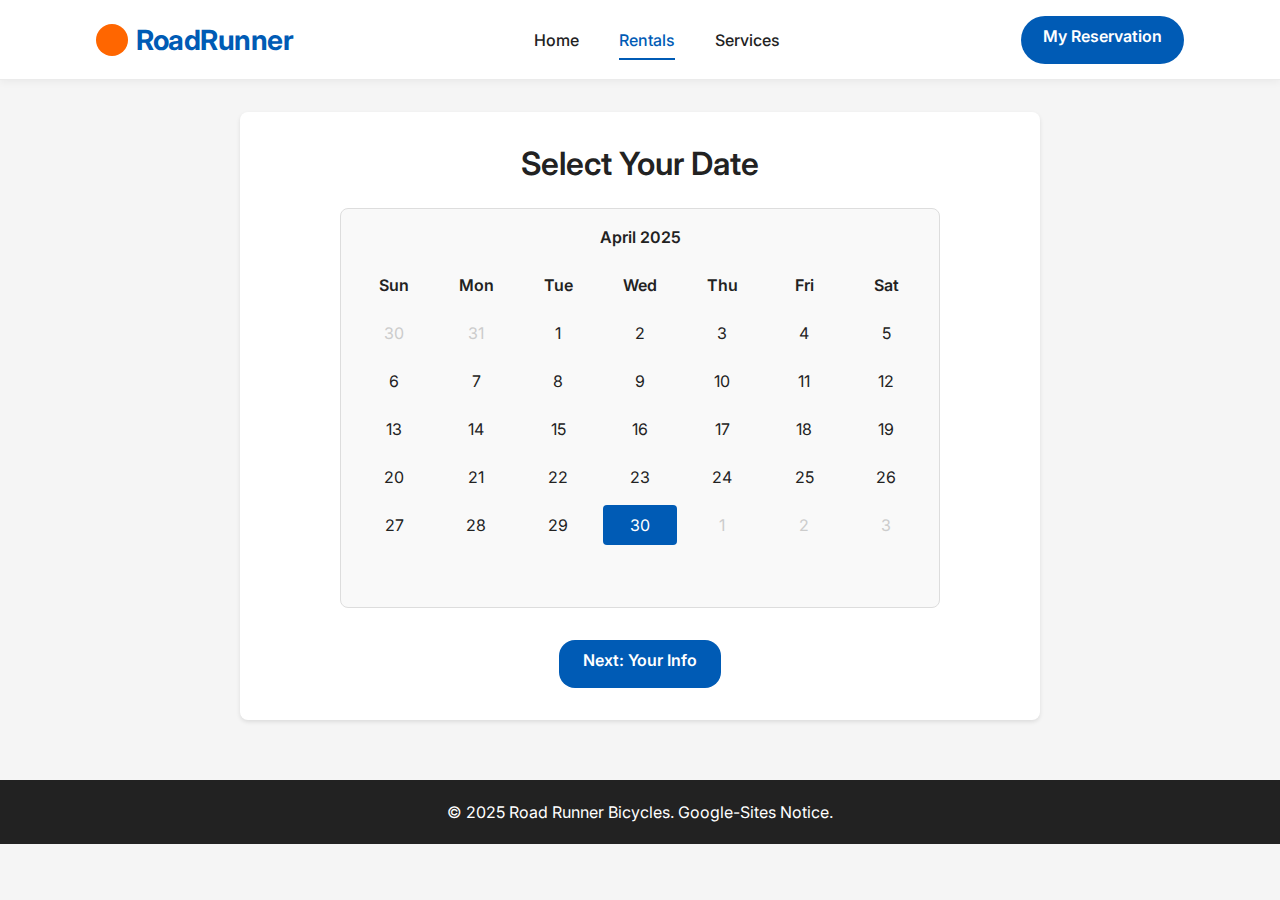
<file: booking-step1.html>
<!DOCTYPE html>
<html lang="en">
<head>
    <meta charset="UTF-8">
    <meta name="viewport" content="width=device-width, initial-scale=1.0">
    <title>Select Date - Road Runner Bicycles</title>
    <!-- Link Google Fonts (Inter) -->
    <link rel="preconnect" href="https://fonts.googleapis.com">
    <link rel="preconnect" href="https://fonts.gstatic.com" crossorigin>
    <link href="https://fonts.googleapis.com/css2?family=Inter:wght@400;600;700&display=swap" rel="stylesheet">
    <!-- Link CSS -->
    <link rel="stylesheet" href="style.css">
</head>
<body>
    <header class="site-header">
        <div class="container header-container">
            <div class="logo">
                <a href="index.html">RoadRunner</a> <!-- Placeholder -->
            </div>
            <nav class="main-nav">
                <ul>
                    <li><a href="index.html">Home</a></li>
                    <li><a href="rentals-list.html" class="active">Rentals</a></li>
                    <li><a href="services.html">Services</a></li>
                </ul>
            </nav>
            <a href="#my-reservation" class="button primary-button">My Reservation</a>
        </div>
    </header>

    <main>
        <div class="container">
            <div class="booking-container">
                <h2>Select Your Date</h2>
                
                <div class="calendar-widget">
                    <div class="calendar-month">April 2025</div>
                    
                    <div class="calendar-grid">
                        <!-- Day Headers -->
                        <div class="calendar-day-header">Sun</div>
                        <div class="calendar-day-header">Mon</div>
                        <div class="calendar-day-header">Tue</div>
                        <div class="calendar-day-header">Wed</div>
                        <div class="calendar-day-header">Thu</div>
                        <div class="calendar-day-header">Fri</div>
                        <div class="calendar-day-header">Sat</div>
                        
                        <!-- Week 1 -->
                        <div class="calendar-day disabled">30</div>
                        <div class="calendar-day disabled">31</div>
                        <div class="calendar-day">1</div>
                        <div class="calendar-day">2</div>
                        <div class="calendar-day">3</div>
                        <div class="calendar-day">4</div>
                        <div class="calendar-day">5</div>
                        
                        <!-- Week 2 -->
                        <div class="calendar-day">6</div>
                        <div class="calendar-day">7</div>
                        <div class="calendar-day">8</div>
                        <div class="calendar-day">9</div>
                        <div class="calendar-day">10</div>
                        <div class="calendar-day">11</div>
                        <div class="calendar-day">12</div>
                        
                        <!-- Week 3 -->
                        <div class="calendar-day">13</div>
                        <div class="calendar-day">14</div>
                        <div class="calendar-day">15</div>
                        <div class="calendar-day">16</div>
                        <div class="calendar-day">17</div>
                        <div class="calendar-day">18</div>
                        <div class="calendar-day">19</div>
                        
                        <!-- Week 4 -->
                        <div class="calendar-day">20</div>
                        <div class="calendar-day">21</div>
                        <div class="calendar-day">22</div>
                        <div class="calendar-day">23</div>
                        <div class="calendar-day">24</div>
                        <div class="calendar-day">25</div>
                        <div class="calendar-day">26</div>
                        
                        <!-- Week 5 -->
                        <div class="calendar-day">27</div>
                        <div class="calendar-day">28</div>
                        <div class="calendar-day">29</div>
                        <div class="calendar-day selected">30</div>
                        <div class="calendar-day disabled">1</div>
                        <div class="calendar-day disabled">2</div>
                        <div class="calendar-day disabled">3</div>
                    </div>
                </div>
                
                <div class="booking-action">
                    <a href="booking-step2.html" class="button primary-button" id="next-button">Next: Your Info</a>
                </div>
            </div>
        </div>
    </main>

    <footer class="site-footer-placeholder">
        <div class="container">
            <!-- Basic Footer Content Placeholder -->
            <p>&copy; 2025 Road Runner Bicycles. Google-Sites Notice.</p>
        </div>
    </footer>

    <!-- Include the JavaScript file -->
    <script src="script.js"></script>
</body>
</html>
</file>
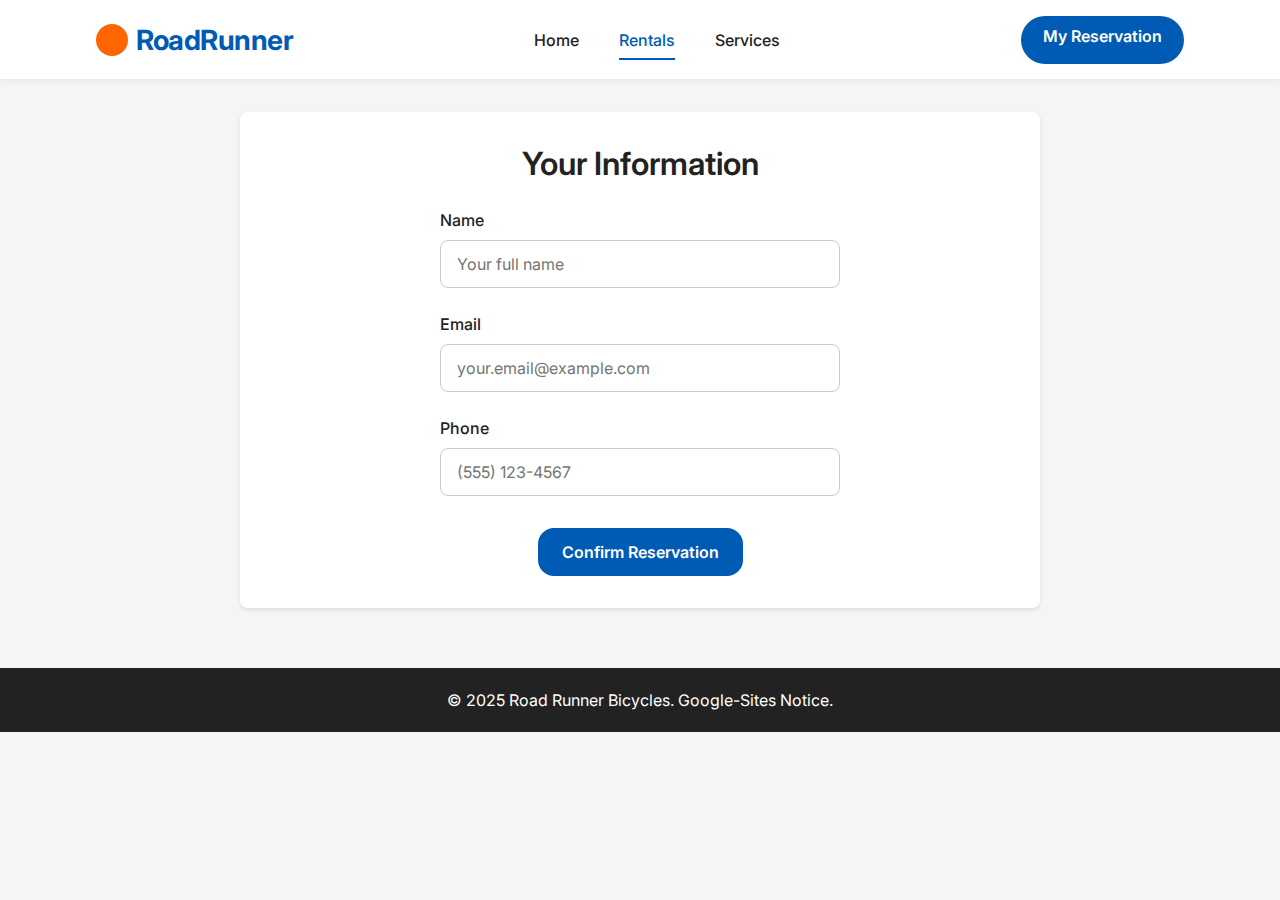
<file: booking-step2.html>
<!DOCTYPE html>
<html lang="en">
<head>
    <meta charset="UTF-8">
    <meta name="viewport" content="width=device-width, initial-scale=1.0">
    <title>Your Information - Road Runner Bicycles</title>
    <!-- Link Google Fonts (Inter) -->
    <link rel="preconnect" href="https://fonts.googleapis.com">
    <link rel="preconnect" href="https://fonts.gstatic.com" crossorigin>
    <link href="https://fonts.googleapis.com/css2?family=Inter:wght@400;600;700&display=swap" rel="stylesheet">
    <!-- Link CSS -->
    <link rel="stylesheet" href="style.css">
</head>
<body>
    <header class="site-header">
        <div class="container header-container">
            <div class="logo">
                <a href="index.html">RoadRunner</a> <!-- Placeholder -->
            </div>
            <nav class="main-nav">
                <ul>
                    <li><a href="index.html">Home</a></li>
                    <li><a href="rentals-list.html" class="active">Rentals</a></li>
                    <li><a href="services.html">Services</a></li>
                </ul>
            </nav>
            <a href="#my-reservation" class="button primary-button">My Reservation</a>
        </div>
    </header>

    <main>
        <div class="container">
            <div class="booking-container">
                <h2>Your Information</h2>
                
                <form class="booking-form" id="rider-info-form">
                    <div class="form-group">
                        <label for="name" class="form-label">Name</label>
                        <input type="text" id="name" name="name" class="form-input" placeholder="Your full name" required>
                    </div>
                    
                    <div class="form-group">
                        <label for="email" class="form-label">Email</label>
                        <input type="email" id="email" name="email" class="form-input" placeholder="your.email@example.com" required>
                    </div>
                    
                    <div class="form-group">
                        <label for="phone" class="form-label">Phone</label>
                        <input type="tel" id="phone" name="phone" class="form-input" placeholder="(555) 123-4567" required>
                    </div>
                    
                    <div class="booking-action">
                        <button type="submit" class="button primary-button">Confirm Reservation</button>
                    </div>
                </form>
            </div>
        </div>
    </main>

    <footer class="site-footer-placeholder">
        <div class="container">
            <!-- Basic Footer Content Placeholder -->
            <p>&copy; 2025 Road Runner Bicycles. Google-Sites Notice.</p>
        </div>
    </footer>

    <!-- Include the JavaScript file -->
    <script src="script.js"></script>
</body>
</html>
</file>
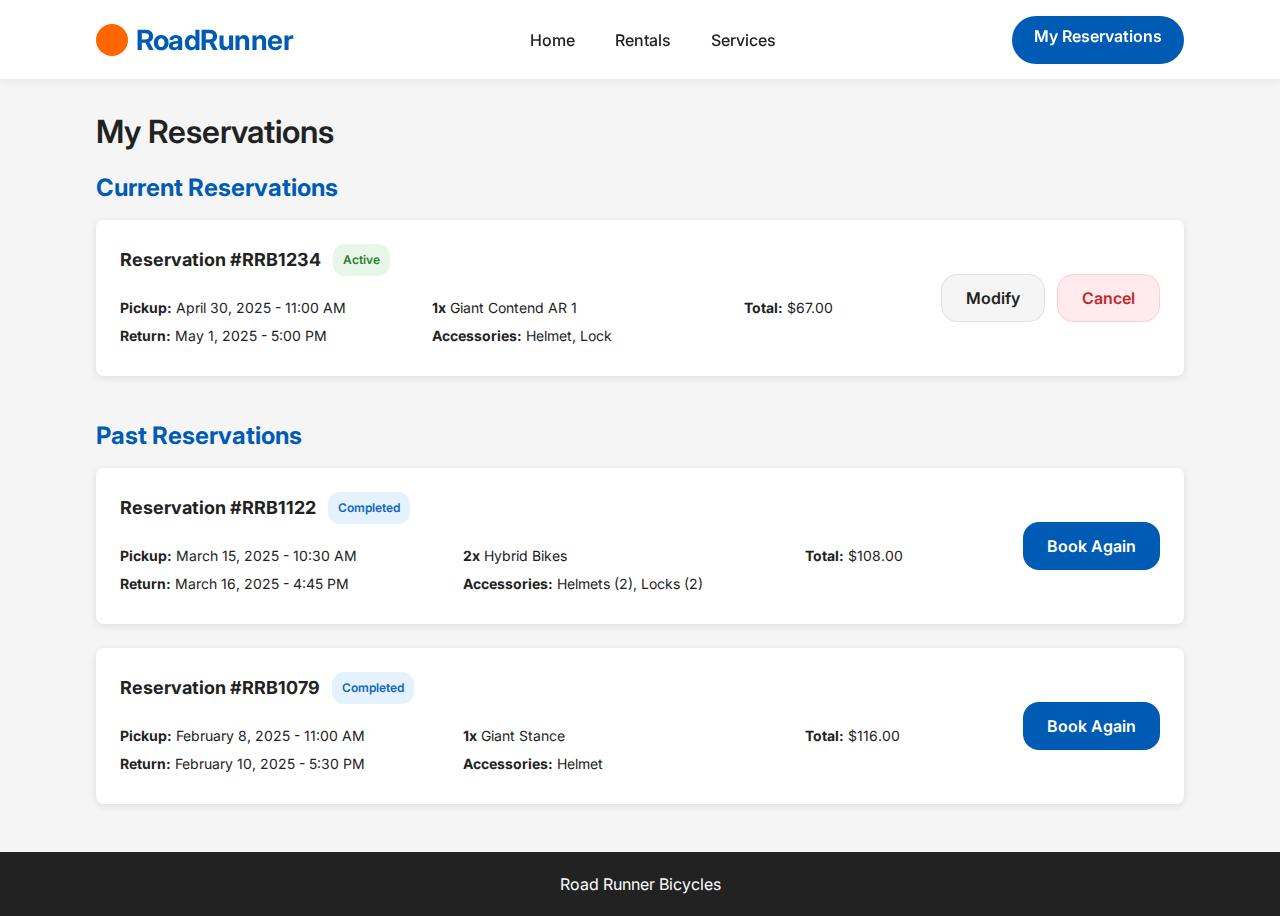
<file: my-reservations.html>
<!DOCTYPE html>
<html lang="en">
<head>
    <meta charset="UTF-8">
    <meta name="viewport" content="width=device-width, initial-scale=1.0">
    <title>My Reservations - Road Runner Bicycles</title>
    <!-- Link Google Fonts (Inter) -->
    <link rel="preconnect" href="https://fonts.googleapis.com">
    <link rel="preconnect" href="https://fonts.gstatic.com" crossorigin>
    <link href="https://fonts.googleapis.com/css2?family=Inter:wght@400;600;700&display=swap" rel="stylesheet">
    <!-- Link CSS -->
    <link rel="stylesheet" href="style.css">
</head>
<body>
    <header class="site-header">
        <div class="container header-container">
            <div class="logo">
                <a href="index.html">RoadRunner</a>
            </div>
            <nav class="main-nav">
                <ul>
                    <li><a href="index.html">Home</a></li>
                    <li><a href="rentals-list.html">Rentals</a></li>
                    <li><a href="services.html">Services</a></li>
                </ul>
            </nav>
            <a href="my-reservations.html" class="button primary-button active">My Reservations</a>
        </div>
    </header>

    <main>
        <div class="container">
            <header class="page-header">
                <h2>My Reservations</h2>
            </header>

            <div class="reservation-section">
                <h3>Current Reservations</h3>
                <div class="reservation-card">
                    <div class="reservation-info">
                        <div class="reservation-header">
                            <h4>Reservation #RRB1234</h4>
                            <span class="reservation-status active">Active</span>
                        </div>
                        <div class="reservation-details">
                            <div class="reservation-period">
                                <p><strong>Pickup:</strong> April 30, 2025 - 11:00 AM</p>
                                <p><strong>Return:</strong> May 1, 2025 - 5:00 PM</p>
                            </div>
                            <div class="reservation-bikes">
                                <p><strong>1x</strong> Giant Contend AR 1</p>
                                <p><strong>Accessories:</strong> Helmet, Lock</p>
                            </div>
                            <div class="reservation-price">
                                <p><strong>Total:</strong> $67.00</p>
                            </div>
                        </div>
                    </div>
                    <div class="reservation-actions">
                        <button class="button secondary-button">Modify</button>
                        <button class="button danger-button">Cancel</button>
                    </div>
                </div>
            </div>

            <div class="reservation-section">
                <h3>Past Reservations</h3>
                <div class="reservation-card">
                    <div class="reservation-info">
                        <div class="reservation-header">
                            <h4>Reservation #RRB1122</h4>
                            <span class="reservation-status completed">Completed</span>
                        </div>
                        <div class="reservation-details">
                            <div class="reservation-period">
                                <p><strong>Pickup:</strong> March 15, 2025 - 10:30 AM</p>
                                <p><strong>Return:</strong> March 16, 2025 - 4:45 PM</p>
                            </div>
                            <div class="reservation-bikes">
                                <p><strong>2x</strong> Hybrid Bikes</p>
                                <p><strong>Accessories:</strong> Helmets (2), Locks (2)</p>
                            </div>
                            <div class="reservation-price">
                                <p><strong>Total:</strong> $108.00</p>
                            </div>
                        </div>
                    </div>
                    <div class="reservation-actions">
                        <button class="button primary-button">Book Again</button>
                    </div>
                </div>

                <div class="reservation-card">
                    <div class="reservation-info">
                        <div class="reservation-header">
                            <h4>Reservation #RRB1079</h4>
                            <span class="reservation-status completed">Completed</span>
                        </div>
                        <div class="reservation-details">
                            <div class="reservation-period">
                                <p><strong>Pickup:</strong> February 8, 2025 - 11:00 AM</p>
                                <p><strong>Return:</strong> February 10, 2025 - 5:30 PM</p>
                            </div>
                            <div class="reservation-bikes">
                                <p><strong>1x</strong> Giant Stance</p>
                                <p><strong>Accessories:</strong> Helmet</p>
                            </div>
                            <div class="reservation-price">
                                <p><strong>Total:</strong> $116.00</p>
                            </div>
                        </div>
                    </div>
                    <div class="reservation-actions">
                        <button class="button primary-button">Book Again</button>
                    </div>
                </div>
            </div>
        </div>
    </main>

    <footer class="site-footer-placeholder">
        <div class="container">
            <!-- Basic Footer Content Placeholder -->
            <p>Road Runner Bicycles</p>
        </div>
    </footer>
    
    <!-- Include the JavaScript file -->
    <script src="script.js"></script>
</body>
</html>
</file>
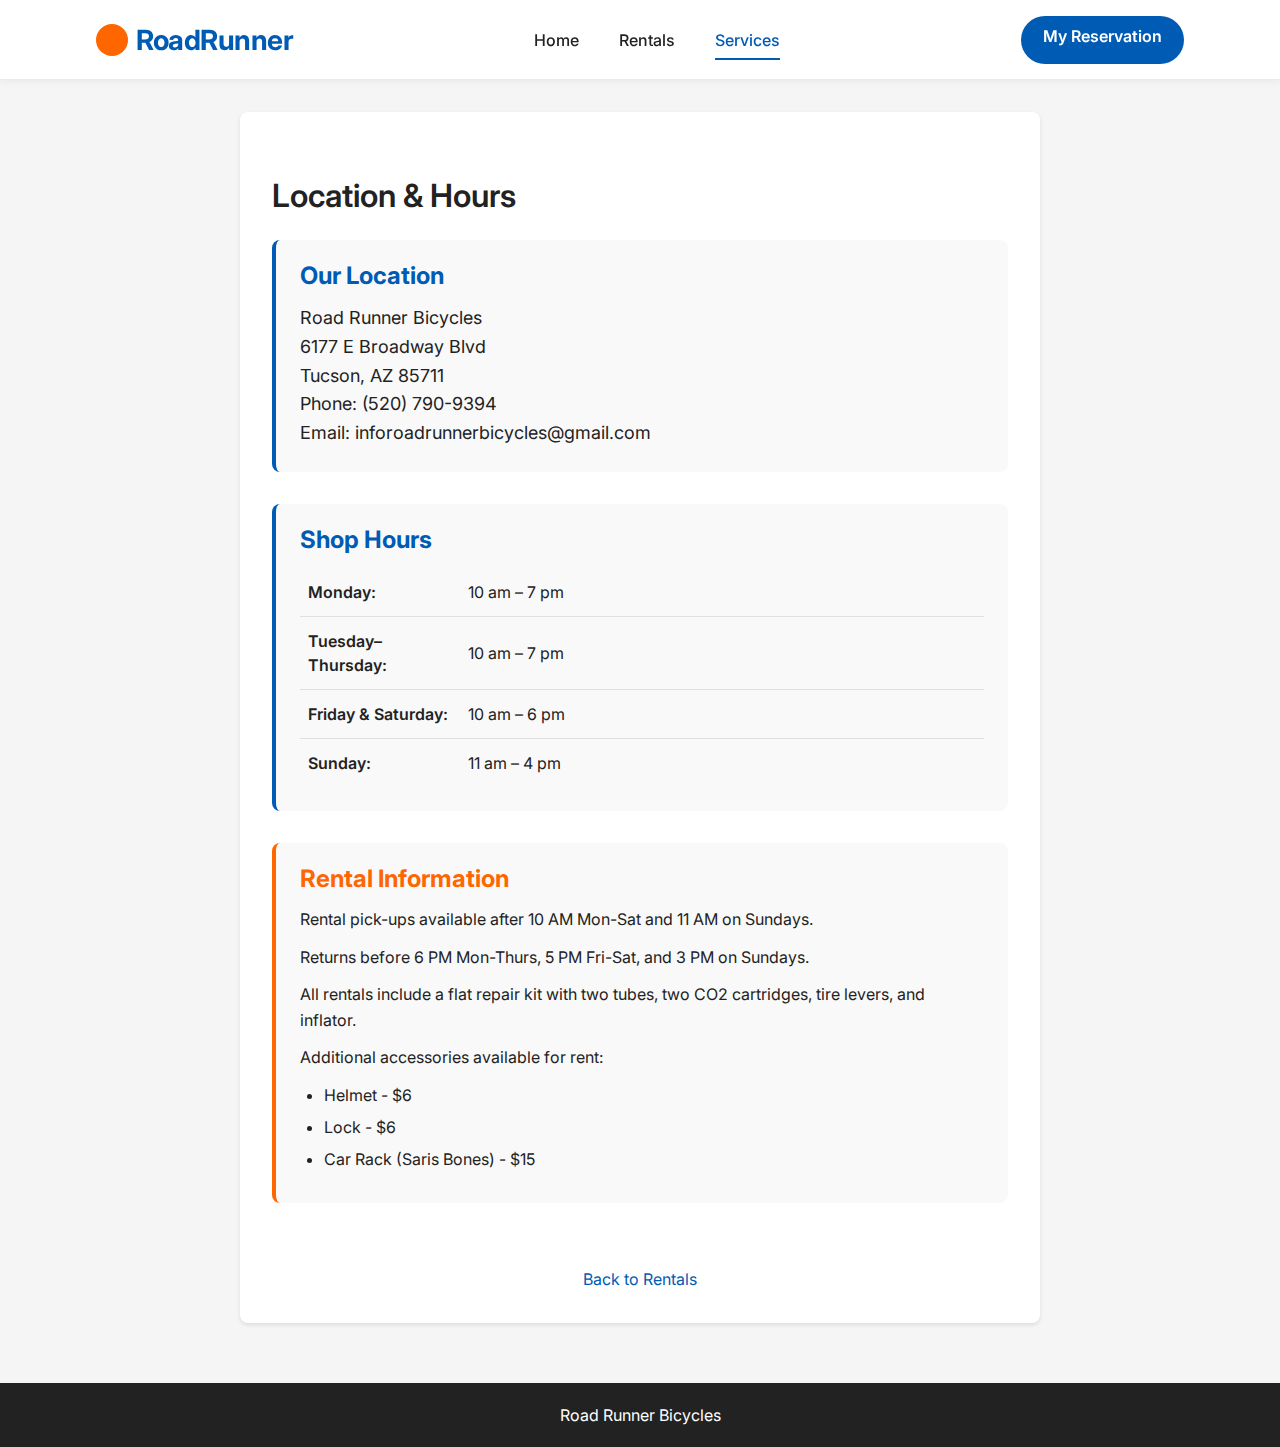
<file: services.html>
<!DOCTYPE html>
<html lang="en">
<head>
    <meta charset="UTF-8">
    <meta name="viewport" content="width=device-width, initial-scale=1.0">
    <title>Location & Hours - Road Runner Bicycles</title>
    <!-- Link Google Fonts (Inter) -->
    <link rel="preconnect" href="https://fonts.googleapis.com">
    <link rel="preconnect" href="https://fonts.gstatic.com" crossorigin>
    <link href="https://fonts.googleapis.com/css2?family=Inter:wght@400;600;700&display=swap" rel="stylesheet">
    <!-- Link CSS -->
    <link rel="stylesheet" href="style.css">
</head>
<body>
    <header class="site-header">
        <div class="container header-container">
            <div class="logo">
                <a href="index.html">RoadRunner</a> <!-- Placeholder -->
            </div>
            <nav class="main-nav">
                <ul>
                    <li><a href="index.html">Home</a></li>
                    <li><a href="rentals-list.html">Rentals</a></li>
                    <li><a href="services.html" class="active">Services</a></li>
                </ul>
            </nav>
            <a href="my-reservations.html" class="button primary-button">My Reservation</a>
        </div>
    </header>

    <main>
        <div class="container">
            <div class="services-container">
                <header class="page-header">
                    <h2>Location & Hours</h2>
                </header>
                
                <div class="services-content">
                    <div class="address-block">
                        <h3>Our Location</h3>
                        <p>Road Runner Bicycles<br>
                        6177 E Broadway Blvd<br>
                        Tucson, AZ 85711</p>
                        <p>Phone: (520) 790-9394<br>
                        Email: inforoadrunnerbicycles@gmail.com</p>
                    </div>
                    
                    <div class="hours-block">
                        <h3>Shop Hours</h3>
                        <table class="hours-table">
                            <tr>
                                <td>Monday:</td>
                                <td>10 am – 7 pm</td>
                            </tr>
                            <tr>
                                <td>Tuesday–Thursday:</td>
                                <td>10 am – 7 pm</td>
                            </tr>
                            <tr>
                                <td>Friday & Saturday:</td>
                                <td>10 am – 6 pm</td>
                            </tr>
                            <tr>
                                <td>Sunday:</td>
                                <td>11 am – 4 pm</td>
                            </tr>
                        </table>
                    </div>
                    
                    <div class="rental-info">
                        <h3>Rental Information</h3>
                        <p>Rental pick-ups available after 10 AM Mon-Sat and 11 AM on Sundays.</p>
                        <p>Returns before 6 PM Mon-Thurs, 5 PM Fri-Sat, and 3 PM on Sundays.</p>
                        <p>All rentals include a flat repair kit with two tubes, two CO2 cartridges, tire levers, and inflator.</p>
                        <p>Additional accessories available for rent:</p>
                        <ul>
                            <li>Helmet - $6</li>
                            <li>Lock - $6</li>
                            <li>Car Rack (Saris Bones) - $15</li>
                        </ul>
                    </div>
                    
                    <div class="back-link">
                        <a href="rentals-list.html" class="secondary-link">Back to Rentals</a>
                    </div>
                </div>
            </div>
        </div>
    </main>

    <footer class="site-footer-placeholder">
        <div class="container">
            <!-- Basic Footer Content Placeholder -->
            <p>Road Runner Bicycles</p>
        </div>
    </footer>

    <!-- Include the JavaScript file -->
    <script src="script.js"></script>
</body>
</html>
</file>
<file: style.css>
/* Global Variables */
:root {
    --primary-blue: #005BB5;
    --accent-orange: #FF6600;
    --text-dark: #222222;
    --bg-light: #F5F5F5;
    --white: #FFFFFF;

    --font-family: 'Inter', sans-serif;

    --h1-size: 48px;
    --h1-line-height: 56px;
    --h1-weight: 700; /* Bold */

    --h2-size: 32px;
    --h2-line-height: 40px;
    --h2-weight: 600; /* SemiBold */

    --body-size: 16px;
    --body-line-height: 24px;
    --body-weight: 400; /* Regular */

    --small-size: 14px;
    --small-line-height: 20px;
    --small-weight: 400; /* Regular */

    --gutter: 24px;
    --margin-horizontal: 96px;
    --header-height: 80px;
    --button-height: 48px;
    --button-radius: 16px;
    --button-padding-vertical: 12px; /* Calculated approx */
    --button-padding-horizontal: 24px;
}

/* Basic Resets & Defaults */
*,
*::before,
*::after {
    box-sizing: border-box;
    margin: 0;
    padding: 0;
}

body {
    font-family: var(--font-family);
    font-size: var(--body-size);
    line-height: var(--body-line-height);
    color: var(--text-dark);
    background-color: var(--bg-light);
    -webkit-font-smoothing: antialiased;
    -moz-osx-font-smoothing: grayscale;
}

a {
    color: var(--primary-blue);
    text-decoration: none;
}

ul {
    list-style: none;
}

h1, h2 {
    color: var(--text-dark);
}

h1 {
    font-size: var(--h1-size);
    line-height: var(--h1-line-height);
    font-weight: var(--h1-weight);
}

h2 {
    font-size: var(--h2-size);
    line-height: var(--h2-line-height);
    font-weight: var(--h2-weight);
}

.body-text {
    font-size: var(--body-size);
    line-height: var(--body-line-height);
    font-weight: var(--body-weight);
}

.small-text {
    font-size: var(--small-size);
    line-height: var(--small-line-height);
    font-weight: var(--small-weight);
}

/* Container */
.container {
    max-width: 1440px; /* Desktop size */
    margin-left: auto;
    margin-right: auto;
    padding-left: var(--margin-horizontal);
    padding-right: var(--margin-horizontal);
}

/* Header */
.site-header {
    height: var(--header-height);
    background-color: var(--white);
    border-bottom: 1px solid rgba(0, 0, 0, 0.08);
    position: sticky;
    top: 0;
    left: 0;
    width: 100%;
    z-index: 1000;
    box-shadow: 0 2px 8px rgba(0, 0, 0, 0.05);
}

.header-container {
    display: flex;
    align-items: center;
    justify-content: space-between;
    height: 100%;
    padding-top: 0;
    padding-bottom: 0;
}

.logo {
    font-weight: 700;
    font-size: 28px;
    letter-spacing: -0.5px;
}

.logo a {
    color: var(--primary-blue);
    display: flex;
    align-items: center;
    transition: color 0.2s ease;
}

.logo a:hover {
    color: var(--accent-orange);
}

.logo a:before {
    content: '';
    display: inline-block;
    width: 32px;
    height: 32px;
    margin-right: 8px;
    background-color: var(--accent-orange);
    border-radius: 50%;
    position: relative;
    transition: transform 0.2s ease;
}

.logo a:hover:before {
    transform: scale(1.1);
}

.main-nav {
    flex: 1;
    display: flex;
    justify-content: center;
}

.main-nav ul {
    display: flex;
    gap: 40px;
}

.main-nav a {
    color: var(--text-dark);
    font-weight: 500;
    padding: calc((var(--header-height) - var(--body-line-height)) / 2) 0;
    display: inline-block;
    position: relative;
    transition: color 0.2s ease;
}

.main-nav a:hover,
.main-nav a.active {
    color: var(--primary-blue);
}

.main-nav a::after {
    content: '';
    position: absolute;
    bottom: calc((var(--header-height) - var(--body-line-height)) / 2 - 8px);
    left: 0;
    width: 100%;
    height: 2px;
    background-color: var(--primary-blue);
    transform: scaleX(0);
    transition: transform 0.2s ease;
    transform-origin: center;
}

.main-nav a:hover::after {
    transform: scaleX(0.7);
}

.main-nav a.active::after {
    transform: scaleX(1);
}

.site-header .button {
    padding: 10px 20px;
    border-radius: 24px;
    transition: all 0.2s ease;
}

.site-header .primary-button {
    background-color: var(--primary-blue);
    font-weight: 600;
    color: white;
    border: 2px solid transparent;
}

.site-header .primary-button:hover {
    background-color: var(--white);
    color: var(--primary-blue);
    border-color: var(--primary-blue);
    transform: translateY(0);
}

/* Buttons */
.button {
    display: inline-block;
    border: none;
    border-radius: var(--button-radius);
    padding: var(--button-padding-vertical) var(--button-padding-horizontal);
    font-family: var(--font-family);
    font-size: var(--body-size);
    font-weight: var(--h2-weight); /* SemiBold */
    line-height: 1; /* Ensure consistent height */
    height: var(--button-height);
    cursor: pointer;
    text-align: center;
    transition: background-color 0.2s ease, transform 0.1s ease;
}

.primary-button {
    background-color: var(--primary-blue);
    color: var(--white);
}

.primary-button:hover {
    background-color: #004a9a; /* Darker shade */
    transform: translateY(-1px);
}

.primary-button:active {
    transform: translateY(0);
}

/* Hero Section */
.hero {
    padding: 80px 0;
    text-align: center;
    background-color: var(--white);
    background-image: linear-gradient(to bottom, var(--white), #f7f9fc);
    border-bottom: 1px solid rgba(0, 0, 0, 0.05);
}

.hero-content {
    max-width: 960px;
    margin-left: auto;
    margin-right: auto;
}

.hero h1 {
    margin-bottom: 20px;
    font-size: 56px;
    line-height: 1.2;
    color: var(--primary-blue);
}

.hero .body-text {
    margin-bottom: 32px;
    max-width: 600px;
    margin-left: auto;
    margin-right: auto;
    font-size: 18px;
    line-height: 1.6;
    color: rgba(0, 0, 0, 0.7);
}

.hero .primary-button {
    padding: 14px 36px;
    font-size: 18px;
    border-radius: 28px;
    background-color: var(--accent-orange);
    box-shadow: 0 4px 12px rgba(255, 102, 0, 0.2);
}

.hero .primary-button:hover {
    background-color: #FF5500;
    transform: translateY(-2px);
    box-shadow: 0 6px 16px rgba(255, 102, 0, 0.3);
}

/* Quick Rent Carousel Placeholder */
.quick-rent-carousel {
    padding: 40px 0;
}

.quick-rent-carousel h2 {
     margin-bottom: 24px;
}

.carousel-container {
    display: flex;
    gap: var(--gutter);
    overflow-x: auto; /* Enable horizontal scroll */
    padding-bottom: 16px; /* Space for scrollbar */

    /* Hide scrollbar visually */
    -ms-overflow-style: none;  /* IE and Edge */
    scrollbar-width: none;  /* Firefox */
}

.carousel-container::-webkit-scrollbar {
    display: none; /* Chrome, Safari, Opera */
}


.bike-card-placeholder {
    min-width: 360px; /* Match BikeCard width */
    height: 280px;
    background-color: #e0e0e0;
    border: 1px solid #ccc;
    display: flex;
    align-items: center;
    justify-content: center;
    font-size: 18px;
    color: #555;
    flex-shrink: 0; /* Prevent cards from shrinking */
}

/* Bike Card Component */
.bike-card {
    width: 360px;
    /* height: 280px; -- Let content define height slightly for flexibility */
    min-height: 280px; /* Ensure minimum height */
    background-color: var(--white);
    border-radius: 8px; /* Softer radius for cards */
    overflow: hidden; /* Ensure image respects radius */
    display: flex;
    flex-direction: column;
    box-shadow: 0 2px 4px rgba(0,0,0,0.1); /* Subtle shadow */
    flex-shrink: 0; /* Prevent cards from shrinking in flex container */
}

.bike-card__image {
    width: 100%;
    height: 180px;
    object-fit: cover; /* Cover the area without distortion */
    background-color: #eee; /* Placeholder bg */
    display: block;
}

.bike-card__content {
    padding: 16px;
    display: flex;
    flex-direction: column;
    flex-grow: 1; /* Allow content to fill remaining space */
}

.bike-card__title {
    font-size: var(--h2-size);
    line-height: var(--h2-line-height);
    font-weight: var(--h2-weight);
    margin-bottom: 8px;
}

.bike-card__price {
    font-size: var(--body-size);
    line-height: var(--body-line-height);
    color: var(--accent-orange);
    font-weight: var(--h2-weight); /* SemiBold price */
    margin-bottom: 12px;
}

.bike-card__icon-row {
    display: flex;
    gap: 16px; /* Space between icon groups */
    margin-bottom: 16px;
    margin-top: auto; /* Push icons and button towards bottom */
}

.bike-card__icon-group {
    display: flex;
    align-items: center;
    gap: 6px; /* Space between icon and label */
}

.bike-card__icon {
    width: 24px;
    height: 24px;
    /* Add styles for actual icons later (e.g., background image, SVG) */
    background-color: #ccc; /* Placeholder */
    border-radius: 4px;
}

.bike-card__icon-label {
    font-size: var(--small-size);
    line-height: var(--small-line-height);
    color: var(--text-dark);
}

.bike-card .button {
    width: 100%; /* Make button full width within card */
}

/* Footer Placeholder */
.site-footer-placeholder {
    background-color: var(--text-dark);
    color: var(--white);
    padding: 20px 0;
    margin-top: 40px;
    text-align: center;
}

/* Rentals List Page */
.page-header {
    margin-top: 32px;
    margin-bottom: 24px;
}

.filter-bar {
    display: flex;
    justify-content: space-between;
    align-items: center;
    margin-bottom: 32px;
    background-color: var(--white);
    padding: 16px 24px;
    border-radius: 8px;
    box-shadow: 0 1px 3px rgba(0,0,0,0.1);
}

.sort-dropdown {
    display: flex;
    align-items: center;
    gap: 8px;
    position: relative;
    cursor: pointer;
}

.sort-dropdown::after {
    content: "▼";
    font-size: 10px;
    color: var(--text-dark);
}

.date-picker {
    display: flex;
    align-items: center;
    gap: 12px;
    padding: 8px 16px;
    border: 1px solid #ccc;
    border-radius: 4px;
    cursor: pointer;
}

.date-picker-icon {
    width: 20px;
    height: 20px;
    background-color: #ccc; /* Placeholder for calendar icon */
}

/* Grid Layout for Rentals */
.bike-grid {
    display: grid;
    grid-template-columns: repeat(3, 1fr); /* 3 columns */
    gap: var(--gutter); /* 24px gaps between items */
    margin-bottom: 40px;
}

.bike-grid .bike-card {
    width: 100%; /* Fill grid cell */
}

/* Bike Detail Page */
.bike-detail {
    display: flex;
    gap: var(--gutter);
    margin-top: 32px;
}

.bike-detail__left {
    flex: 0 0 60%; /* 60% width, don't grow or shrink */
}

.bike-detail__right {
    flex: 0 0 35%; /* 35% width, don't grow or shrink */
    position: relative; /* For the sticky panel */
}

.bike-detail__image {
    width: 100%;
    height: 500px;
    object-fit: cover;
    border-radius: 8px;
    margin-bottom: 16px;
    background-color: #eee; /* Placeholder color */
}

.bike-detail__panel {
    padding: 24px;
    background-color: var(--white);
    border-radius: 8px;
    box-shadow: 0 2px 4px rgba(0,0,0,0.1);
    position: sticky;
    top: calc(var(--header-height) + 24px); /* Header height + some spacing */
}

.bike-detail__title {
    margin-bottom: 16px;
}

.bike-detail__price {
    color: var(--accent-orange);
    font-size: 24px;
    font-weight: var(--h2-weight);
    margin-bottom: 24px;
}

.bike-detail__icon-row {
    display: flex;
    flex-wrap: wrap;
    gap: 16px;
    margin-bottom: 24px;
}

.bike-detail__icon-group {
    display: flex;
    align-items: center;
    gap: 8px;
}

.bike-detail__icon {
    width: 24px;
    height: 24px;
    background-color: #ccc; /* Placeholder for icon */
    border-radius: 4px;
}

.bike-detail__description {
    margin: 16px 0;
    padding: 12px;
    background-color: #f9f9f9;
    border-radius: 6px;
    font-size: 14px;
    line-height: 1.5;
}

.bike-detail__sizing,
.bike-detail__accessories {
    margin-bottom: 24px;
}

.bike-detail__sizing h3,
.bike-detail__accessories h3 {
    font-size: 16px;
    font-weight: 600;
    margin-bottom: 8px;
    color: var(--primary-blue);
}

.bike-detail__sizing ul,
.bike-detail__accessories ul {
    list-style-type: none;
    padding-left: 4px;
}

.bike-detail__sizing li,
.bike-detail__accessories li {
    font-size: 14px;
    margin-bottom: 6px;
    display: flex;
    align-items: center;
}

.bike-detail__sizing li:before,
.bike-detail__accessories li:before {
    content: "•";
    color: var(--accent-orange);
    display: inline-block;
    width: 1em;
    margin-right: 6px;
}

.bike-detail__sizing .size-note {
    font-style: italic;
    font-size: 13px;
    margin-top: 8px;
    color: #666;
}

.secondary-link {
    color: var(--primary-blue);
    text-decoration: none;
    display: inline-block;
    margin-top: 16px;
    position: relative;
}

.secondary-link:hover {
    text-decoration: underline;
}

/* Modal Overlay */
.modal-overlay {
    position: fixed;
    top: 0;
    left: 0;
    right: 0;
    bottom: 0;
    background-color: rgba(0, 0, 0, 0.5); /* Semi-transparent background */
    display: flex;
    justify-content: center;
    align-items: center;
    z-index: 2000; /* Above header */
}

.modal {
    width: 800px;
    max-width: 90vw;
    max-height: 80vh;
    background-color: var(--white);
    border-radius: 8px;
    box-shadow: 0 4px 16px rgba(0, 0, 0, 0.2);
    overflow: hidden;
    display: flex;
    flex-direction: column;
}

.modal__header {
    padding: 24px;
    border-bottom: 1px solid #eee;
}

.modal__content {
    padding: 24px;
    overflow-y: auto;
    flex-grow: 1;
}

.modal__footer {
    padding: 16px 24px;
    border-top: 1px solid #eee;
    text-align: right;
}

/* Confirmation Modal Styles */
.confirmation-details {
    margin: 24px 0;
    padding: 16px;
    background-color: #f9f9f9;
    border-radius: 8px;
    border-left: 4px solid var(--primary-blue);
}

.confirmation-details p {
    margin-bottom: 12px;
}

.confirmation-details p:last-child {
    margin-bottom: 0;
}

/* Booking Steps */
.booking-container {
    max-width: 800px;
    margin: 32px auto 60px;
    background-color: var(--white);
    border-radius: 8px;
    padding: 32px;
    box-shadow: 0 2px 4px rgba(0,0,0,0.1);
}

.booking-container h2 {
    margin-bottom: 24px;
    text-align: center;
}

/* Calendar Widget for Booking Step 1 */
.calendar-widget {
    width: 600px;
    height: 400px;
    margin: 0 auto 32px;
    background-color: #f9f9f9;
    border: 1px solid #ddd;
    border-radius: 8px;
    padding: 16px;
    /* This would be replaced with actual calendar styling */
}

.calendar-month {
    text-align: center;
    margin-bottom: 16px;
    font-weight: var(--h2-weight);
}

.calendar-grid {
    display: grid;
    grid-template-columns: repeat(7, 1fr);
    gap: 8px;
}

.calendar-day-header {
    text-align: center;
    font-weight: var(--h2-weight);
    padding: 8px 0;
}

.calendar-day {
    height: 40px;
    display: flex;
    align-items: center;
    justify-content: center;
    border-radius: 4px;
    cursor: pointer;
}

.calendar-day:hover {
    background-color: #e0e0e0;
}

.calendar-day.selected {
    background-color: var(--primary-blue);
    color: var(--white);
}

.calendar-day.disabled {
    color: #ccc;
    cursor: not-allowed;
}

.booking-action {
    text-align: center;
    margin-top: 32px;
}

/* Form Styles for Booking Step 2 */
.booking-form {
    max-width: 400px;
    margin: 0 auto;
}

.form-group {
    margin-bottom: 24px;
}

.form-label {
    display: block;
    margin-bottom: 8px;
    font-weight: 500;
}

.form-input {
    width: 100%;
    height: 48px;
    padding: 0 16px;
    border: 1px solid #ccc;
    border-radius: 8px;
    font-family: var(--font-family);
    font-size: var(--body-size);
}

.form-input:focus {
    outline: none;
    border-color: var(--primary-blue);
    box-shadow: 0 0 0 2px rgba(0, 91, 181, 0.2);
}

.button.disabled {
    opacity: 0.6;
    cursor: not-allowed;
    pointer-events: none;
}

/* Services Page Styles */
.services-container {
    max-width: 800px;
    margin: 32px auto 60px;
    background-color: var(--white);
    border-radius: 8px;
    padding: 32px;
    box-shadow: 0 2px 4px rgba(0,0,0,0.1);
}

.services-content {
    display: flex;
    flex-direction: column;
    gap: 32px;
}

.address-block, .hours-block {
    padding: 24px;
    background-color: #f9f9f9;
    border-radius: 8px;
    border-left: 4px solid var(--primary-blue);
}

.address-block h3, .hours-block h3 {
    margin-bottom: 16px;
    color: var(--primary-blue);
    font-size: 24px;
}

.address-block p {
    font-size: 18px;
    line-height: 1.6;
}

.hours-table {
    width: 100%;
    border-collapse: collapse;
}

.hours-table tr {
    border-bottom: 1px solid #e0e0e0;
}

.hours-table tr:last-child {
    border-bottom: none;
}

.hours-table td {
    padding: 12px 8px;
    font-size: 16px;
}

.hours-table td:first-child {
    font-weight: 600;
    width: 160px;
}

.rental-info {
    padding: 24px;
    background-color: #f9f9f9;
    border-radius: 8px;
    border-left: 4px solid var(--accent-orange);
}

.rental-info h3 {
    margin-bottom: 16px;
    color: var(--accent-orange);
    font-size: 24px;
}

.rental-info p {
    margin-bottom: 12px;
    line-height: 1.6;
}

.rental-info ul {
    margin-left: 24px;
    margin-top: 12px;
    list-style-type: disc;
}

.rental-info li {
    margin-bottom: 8px;
}

.back-link {
    margin-top: 16px;
    text-align: center;
}

/* Reservation cards */
.reservation-section {
    margin-bottom: 48px;
}

.reservation-section h3 {
    margin-bottom: 20px;
    font-size: 24px;
    color: var(--primary-blue);
}

.reservation-card {
    display: flex;
    flex-direction: column;
    margin-bottom: 24px;
    padding: 24px;
    border-radius: 8px;
    box-shadow: 0 2px 8px rgba(0, 0, 0, 0.1);
    background-color: white;
}

@media (min-width: 768px) {
    .reservation-card {
        flex-direction: row;
        justify-content: space-between;
        align-items: center;
    }
}

.reservation-info {
    flex: 1;
}

.reservation-header {
    display: flex;
    align-items: center;
    margin-bottom: 16px;
}

.reservation-header h4 {
    margin: 0;
    font-size: 18px;
    color: var(--text-dark);
}

.reservation-status {
    margin-left: 12px;
    padding: 4px 10px;
    border-radius: 12px;
    font-size: 12px;
    font-weight: 600;
}

.reservation-status.active {
    background-color: #e8f5e9;
    color: #2e7d32;
}

.reservation-status.completed {
    background-color: #e3f2fd;
    color: #1565c0;
}

.reservation-details {
    display: grid;
    grid-template-columns: 1fr;
    gap: 16px;
}

@media (min-width: 768px) {
    .reservation-details {
        grid-template-columns: 1.5fr 1.5fr 1fr;
    }
}

.reservation-period p,
.reservation-bikes p,
.reservation-price p {
    margin: 4px 0;
    font-size: 14px;
}

.reservation-actions {
    display: flex;
    margin-top: 20px;
    gap: 12px;
}

@media (min-width: 768px) {
    .reservation-actions {
        margin-top: 0;
    }
}

.secondary-button {
    background-color: #f5f5f5;
    color: var(--text-dark);
    border: 1px solid #e0e0e0;
}

.secondary-button:hover {
    background-color: #eeeeee;
    transform: translateY(-1px);
}

.danger-button {
    background-color: #ffebee;
    color: #c62828;
    border: 1px solid #ffcdd2;
}

.danger-button:hover {
    background-color: #ffcdd2;
    transform: translateY(-1px);
}

/* Media Queries */
</file>
